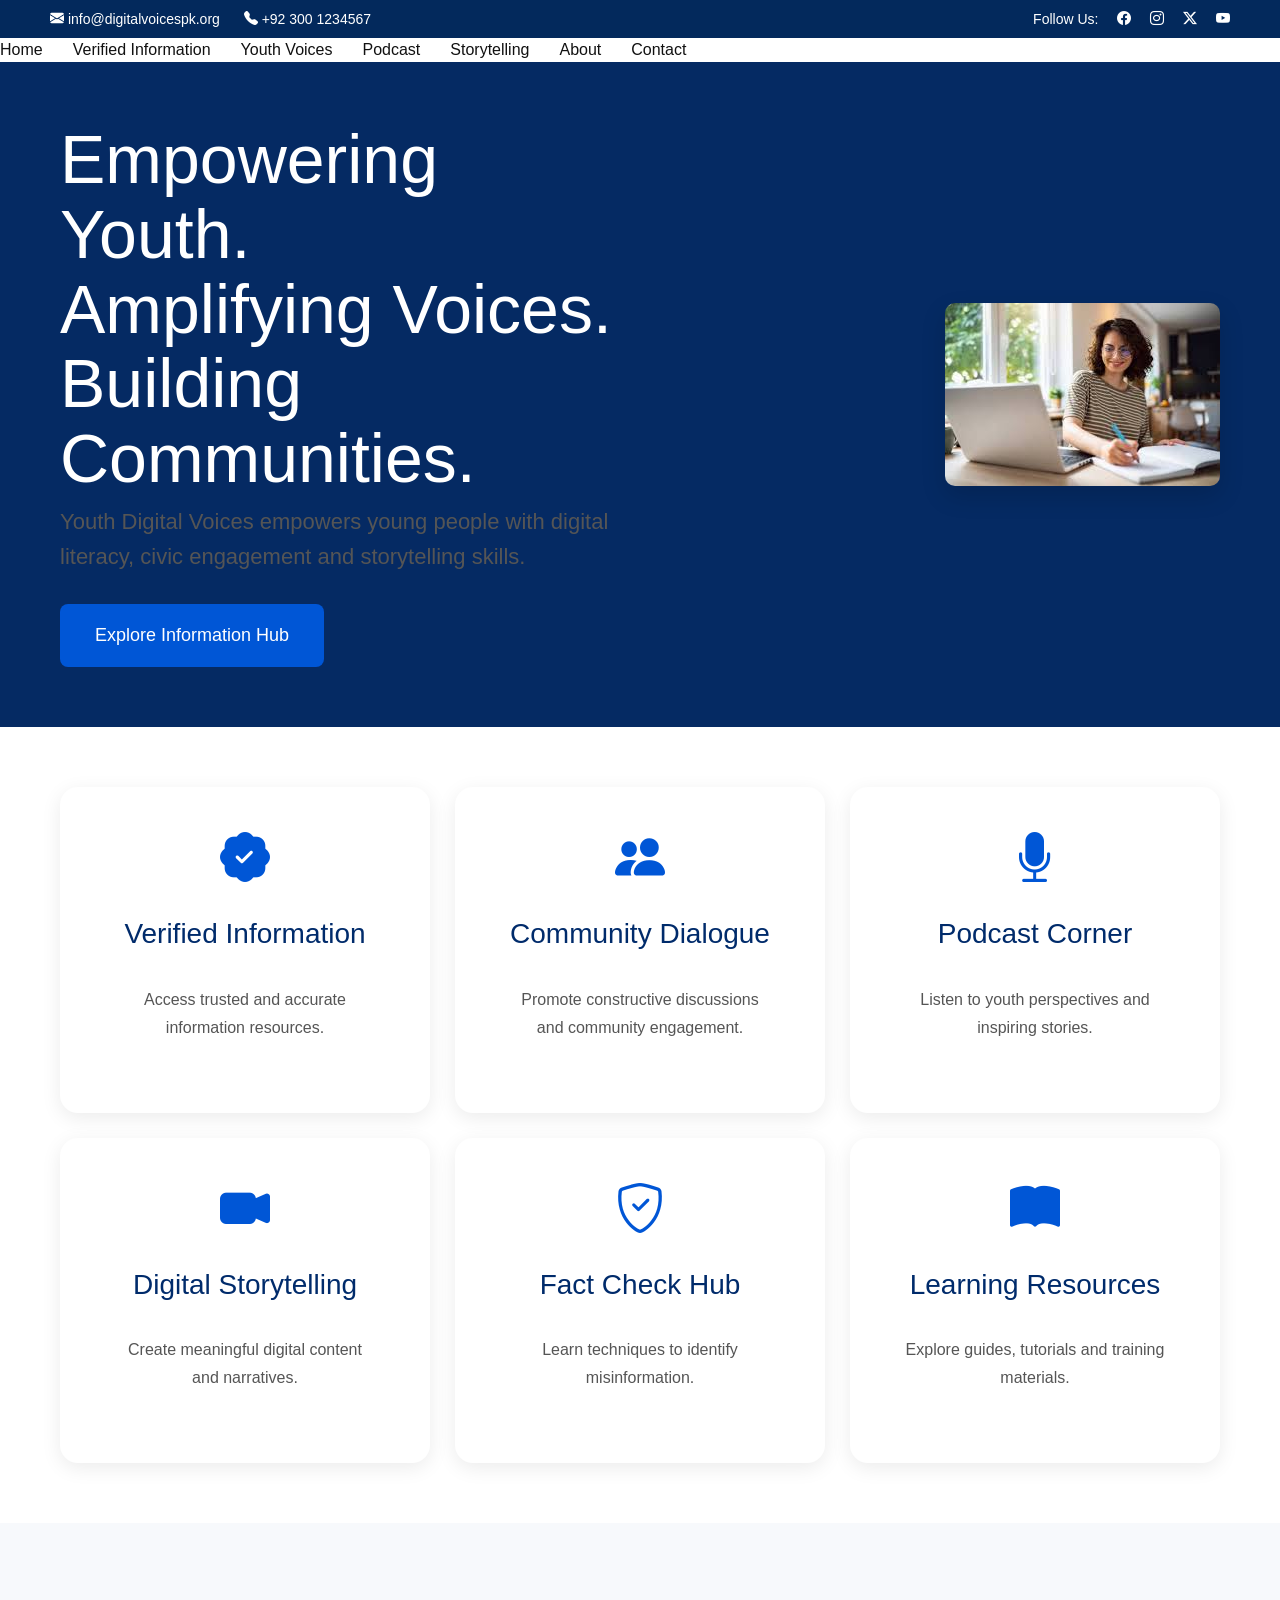
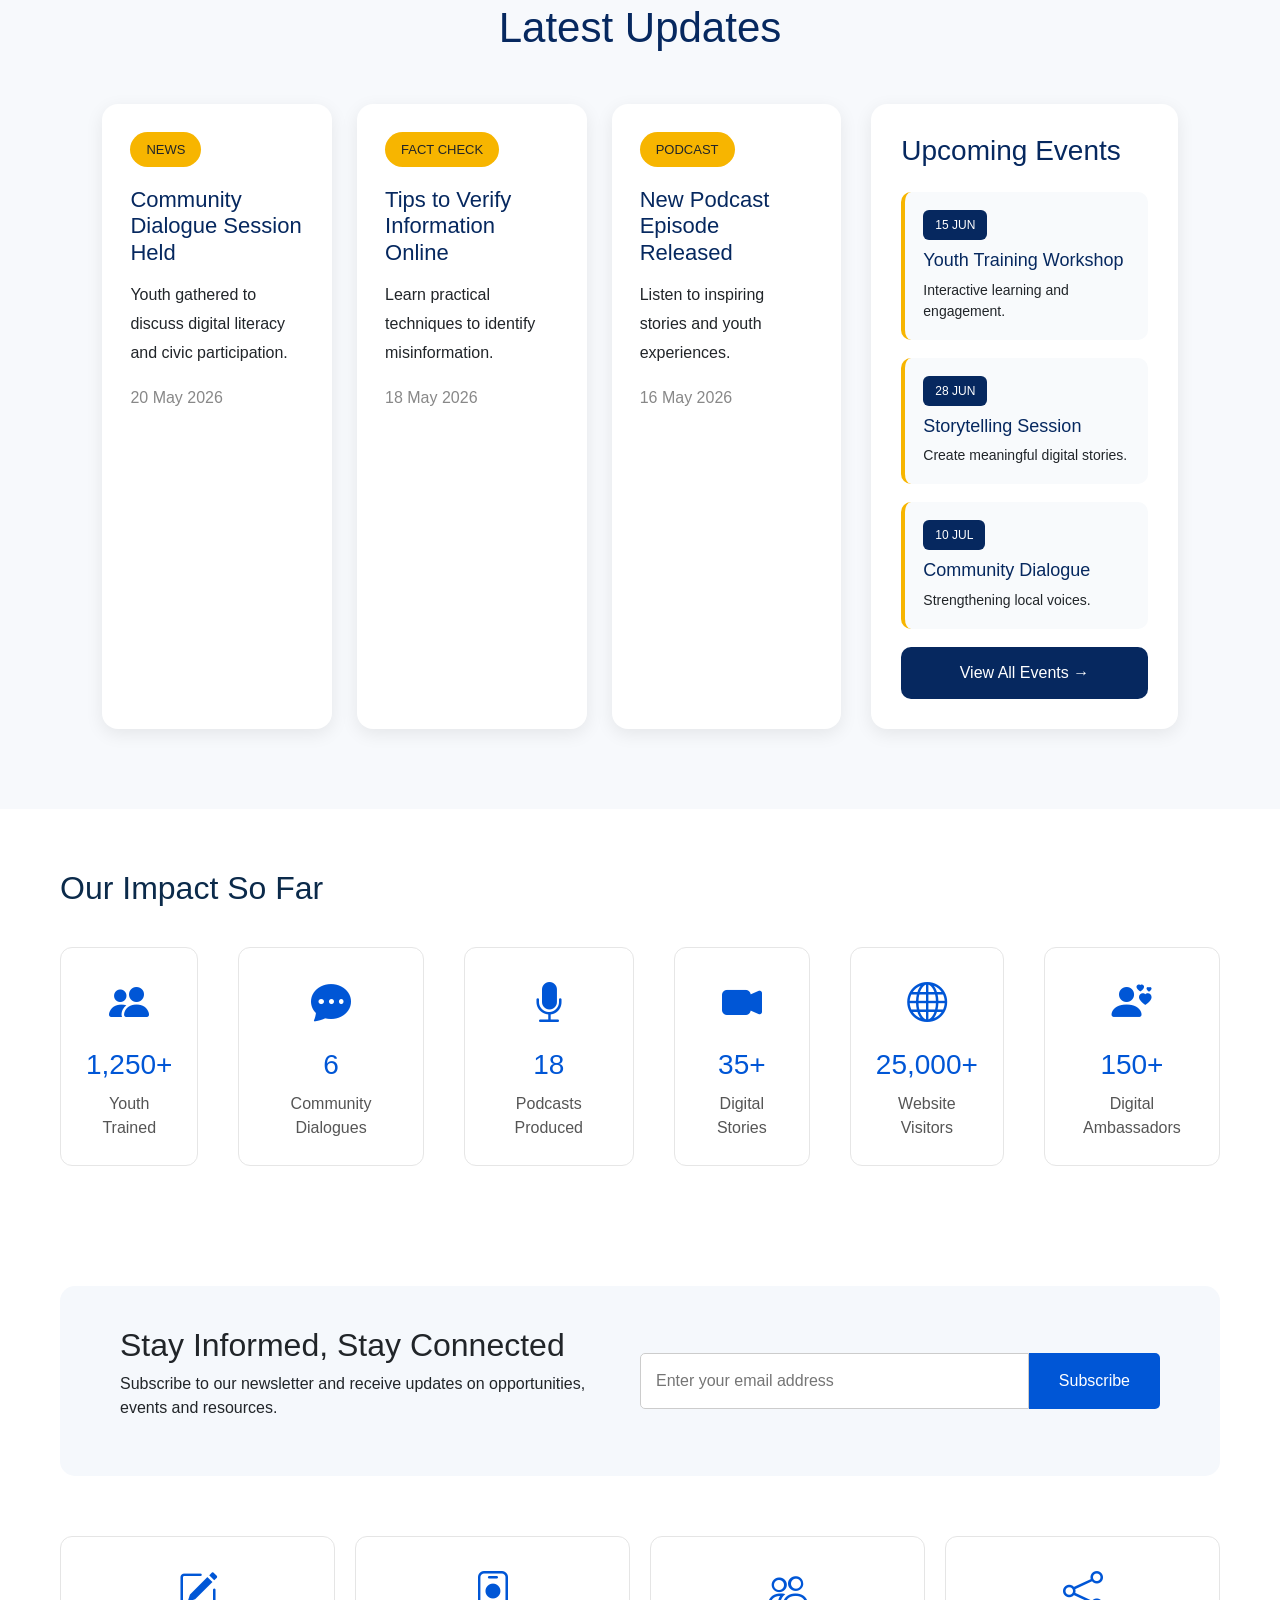
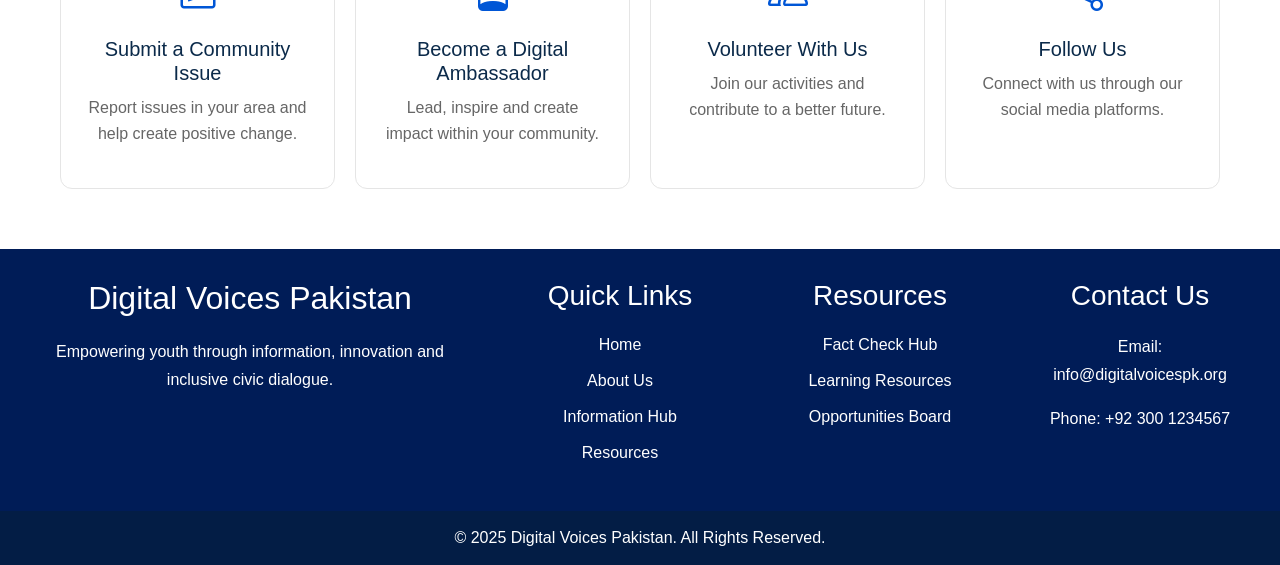
<file: index.html>
<!DOCTYPE html>
<html lang="en">

<head>
    <meta charset="UTF-8">
    <meta name="viewport" content="width=device-width, initial-scale=1.0">

    <title>Youth Digital Voices</title>

    <!-- Bootstrap -->
    <link href="https://cdn.jsdelivr.net/npm/bootstrap@5.3.3/dist/css/bootstrap.min.css" rel="stylesheet">

    <!-- Our CSS -->
    <link rel="stylesheet" href="css/style.css">
    <link rel="stylesheet" href="https://cdn.jsdelivr.net/npm/bootstrap-icons@1.11.3/font/bootstrap-icons.min.css">
</head>

<body>

    

    <header>

    <div class="top-bar">

        <div class="top-left">

            <i class="bi bi-envelope-fill"></i>
            info@digitalvoicespk.org

            <span class="phone">
                <i class="bi bi-telephone-fill"></i>
                +92 300 1234567
            </span>

        </div>

        <div class="top-right">

            Follow Us:

            <i class="bi bi-facebook"></i>
            <i class="bi bi-instagram"></i>
            <i class="bi bi-twitter-x"></i>
            <i class="bi bi-youtube"></i>

        </div>

    </div>

    <nav class="menu">

<a href="index.html">

Home

</a>

<a href="verified-information.html">

Verified Information

</a>

<a href="youth-voice.html">

Youth Voices

</a>

<a href="podcast.html">

Podcast

</a>

<a href="storytelling-gallery.html">

Storytelling

</a>

<a href="about.html">

About

</a>

<a href="contact.html">

Contact

</a>

</nav>

</header>
<section class="hero">

    <div class="hero-left">

        <h1>
            Empowering Youth.<br>
            Amplifying Voices.<br>
            Building Communities.
        </h1>

        <p>
            Youth Digital Voices empowers young people with
            digital literacy, civic engagement and storytelling skills.
        </p>

        <button class="hero-btn">
            Explore Information Hub
        </button>

    </div>

    <div class="hero-right">

        <img src="images/hero.jpg" alt="Hero Image">

    </div>

</section>
<section class="features">

    <div class="feature-box">
        <i class="bi bi-patch-check-fill feature-icon"></i>
        <h3>Verified Information</h3>
        <p>Access trusted and accurate information resources.</p>
    </div>

    <div class="feature-box">
        <i class="bi bi-people-fill feature-icon"></i>
        <h3>Community Dialogue</h3>
        <p>Promote constructive discussions and community engagement.</p>
    </div>

    <div class="feature-box">
        <i class="bi bi-mic-fill feature-icon"></i>
        <h3>Podcast Corner</h3>
        <p>Listen to youth perspectives and inspiring stories.</p>
    </div>

    <div class="feature-box">
        <i class="bi bi-camera-video-fill feature-icon"></i>
        <h3>Digital Storytelling</h3>
        <p>Create meaningful digital content and narratives.</p>
    </div>

    <div class="feature-box">
        <i class="bi bi-shield-check feature-icon"></i>
        <h3>Fact Check Hub</h3>
        <p>Learn techniques to identify misinformation.</p>
    </div>

    <div class="feature-box">
        <i class="bi bi-book-fill feature-icon"></i>
        <h3>Learning Resources</h3>
        <p>Explore guides, tutorials and training materials.</p>
    </div>

</section>
<section class="latest-updates">

<h2 class="section-heading">

Latest Updates

</h2>


<div class="updates-layout">


<!-- LEFT -->

<div class="updates-grid">


<div class="update-card">

<div class="update-tag">

NEWS

</div>

<h3>

Community Dialogue Session Held

</h3>

<p>

Youth gathered to discuss digital literacy and civic participation.

</p>

<span>

20 May 2026

</span>

</div>



<div class="update-card">

<div class="update-tag">

FACT CHECK

</div>

<h3>

Tips to Verify Information Online

</h3>

<p>

Learn practical techniques to identify misinformation.

</p>

<span>

18 May 2026

</span>

</div>



<div class="update-card">

<div class="update-tag">

PODCAST

</div>

<h3>

New Podcast Episode Released

</h3>

<p>

Listen to inspiring stories and youth experiences.

</p>

<span>

16 May 2026

</span>

</div>


</div>



<!-- RIGHT -->

<div class="events-panel">

<h3>

Upcoming Events

</h3>


<div class="event-card">

<span>15 JUN</span>

<h4>

Youth Training Workshop

</h4>

<p>

Interactive learning and engagement.

</p>

</div>



<div class="event-card">

<span>28 JUN</span>

<h4>

Storytelling Session

</h4>

<p>

Create meaningful digital stories.

</p>

</div>



<div class="event-card">

<span>10 JUL</span>

<h4>

Community Dialogue

</h4>

<p>

Strengthening local voices.

</p>

</div>


<a
href="opportunities.html"
class="event-btn">

View All Events →

</a>

</div>


</div>

</section>
<section class="impact-section">

    <div class="impact-heading">

        <h2>Our Impact So Far</h2>

    </div>

    <div class="impact-container">

        <div class="impact-card">

            <i class="bi bi-people-fill impact-icon"></i>

            <h3>1,250+</h3>

            <p>Youth Trained</p>

        </div>

        <div class="impact-card">

            <i class="bi bi-chat-dots-fill impact-icon"></i>

            <h3>6</h3>

            <p>Community Dialogues</p>

        </div>

        <div class="impact-card">

            <i class="bi bi-mic-fill impact-icon"></i>

            <h3>18</h3>

            <p>Podcasts Produced</p>

        </div>

        <div class="impact-card">

            <i class="bi bi-camera-video-fill impact-icon"></i>

            <h3>35+</h3>

            <p>Digital Stories</p>

        </div>

        <div class="impact-card">

            <i class="bi bi-globe impact-icon"></i>

            <h3>25,000+</h3>

            <p>Website Visitors</p>

        </div>

        <div class="impact-card">

            <i class="bi bi-person-hearts impact-icon"></i>

            <h3>150+</h3>

            <p>Digital Ambassadors</p>

        </div>

    </div>

</section>
<section class="newsletter">

    <div class="newsletter-left">

        <h2>Stay Informed, Stay Connected</h2>

        <p>
            Subscribe to our newsletter and receive
            updates on opportunities, events and resources.
        </p>

    </div>

    <div class="newsletter-right">

        <input type="email"
               placeholder="Enter your email address">

        <button>
            Subscribe
        </button>

    </div>

</section>
<section class="action-section">

    <div class="action-card">

        <i class="bi bi-pencil-square action-icon"></i>

        <h3>Submit a Community Issue</h3>

        <p>
            Report issues in your area and help create
            positive change.
        </p>

    </div>

    <div class="action-card">

        <i class="bi bi-person-badge action-icon"></i>

        <h3>Become a Digital Ambassador</h3>

        <p>
            Lead, inspire and create impact within your community.
        </p>

    </div>

    <div class="action-card">

        <i class="bi bi-people action-icon"></i>

        <h3>Volunteer With Us</h3>

        <p>
            Join our activities and contribute to a better future.
        </p>

    </div>

    <div class="action-card">

        <i class="bi bi-share action-icon"></i>

        <h3>Follow Us</h3>

        <p>
            Connect with us through our social media platforms.
        </p>

    </div>

</section>
<footer class="footer">

    <div class="footer-column">

        <h2>Digital Voices Pakistan</h2>

        <p>
            Empowering youth through information,
            innovation and inclusive civic dialogue.
        </p>

    </div>

    <div class="footer-column">

        <h3>Quick Links</h3>

        <ul>
            <li>Home</li>
            <li>About Us</li>
            <li>Information Hub</li>
            <li>Resources</li>
        </ul>

    </div>

    <div class="footer-column">

        <h3>Resources</h3>

        <ul>
            <li>Fact Check Hub</li>
            <li>Learning Resources</li>
            <li>Opportunities Board</li>
        </ul>

    </div>

    <div class="footer-column">

        <h3>Contact Us</h3>

        <p>Email: info@digitalvoicespk.org</p>

        <p>Phone: +92 300 1234567</p>

    </div>

</footer>

<div class="copyright">

    © 2025 Digital Voices Pakistan. All Rights Reserved.

</div>
</body>

</html>
</file>
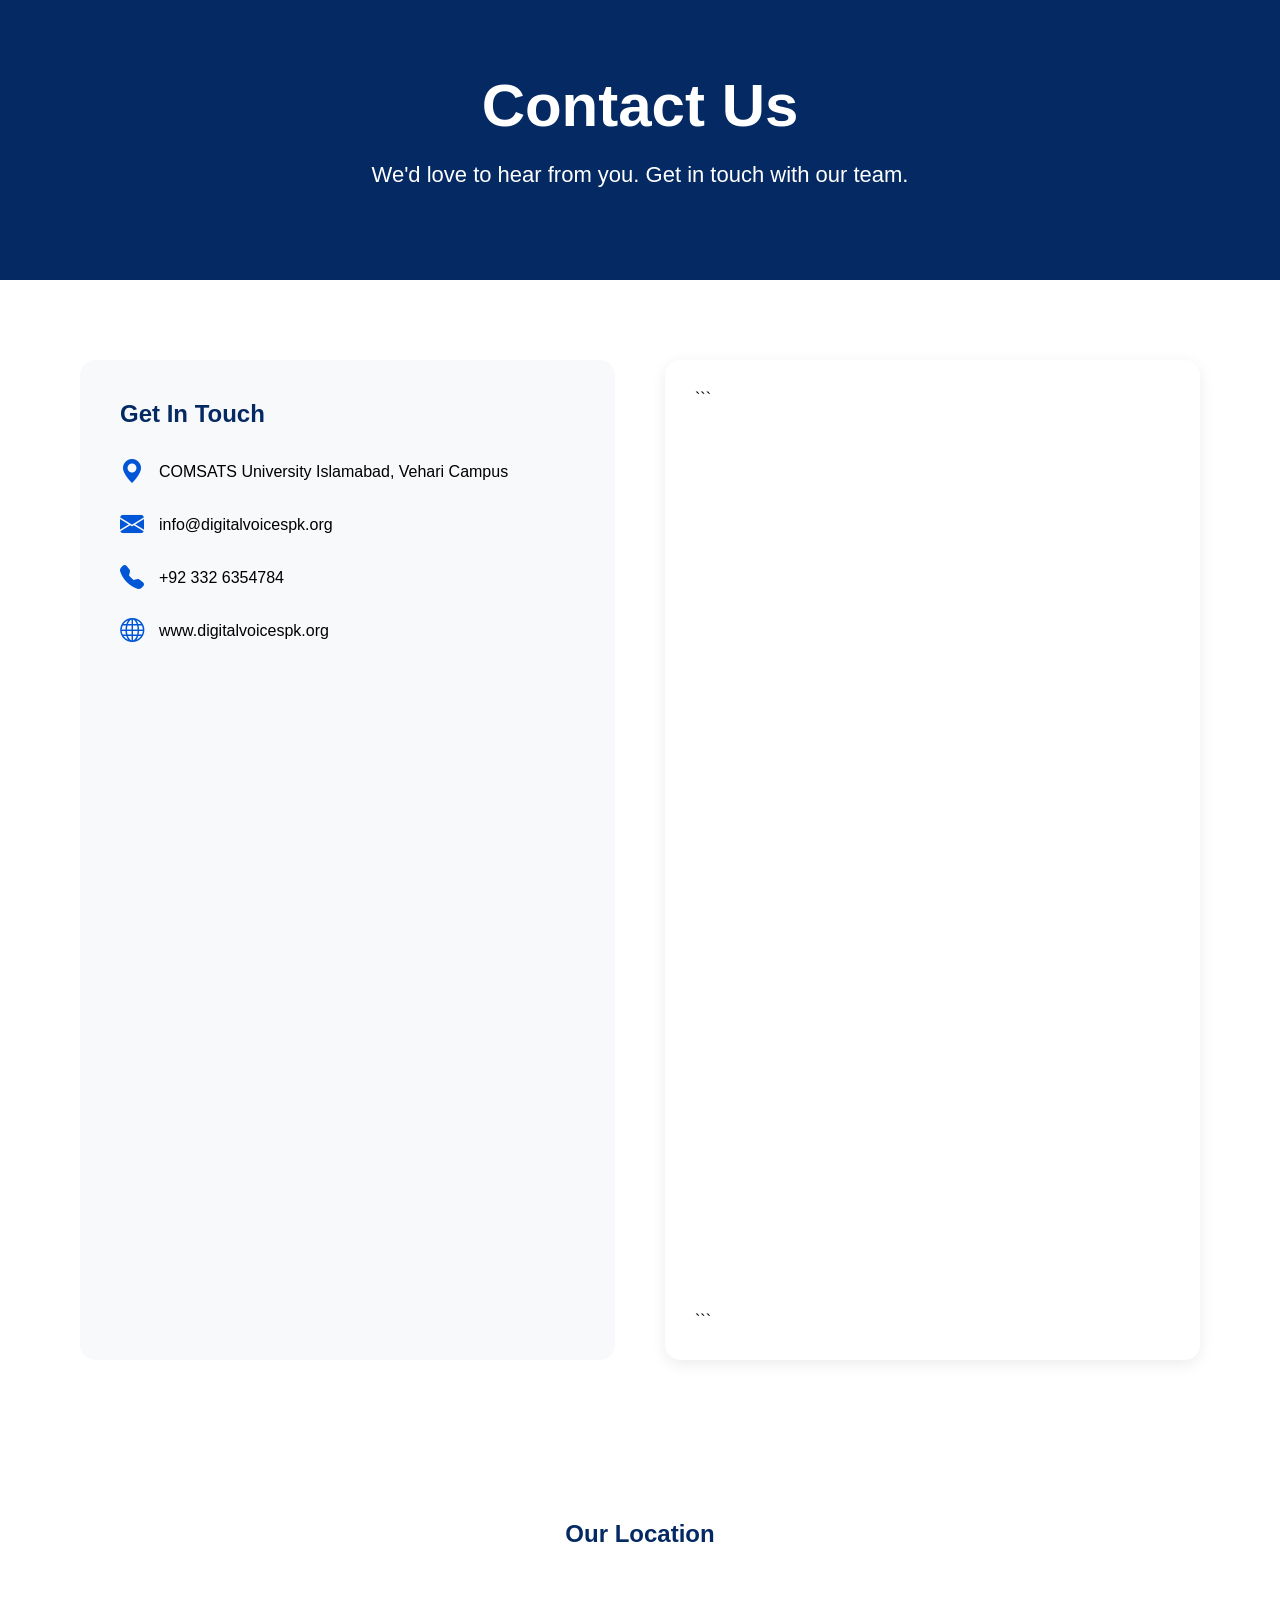
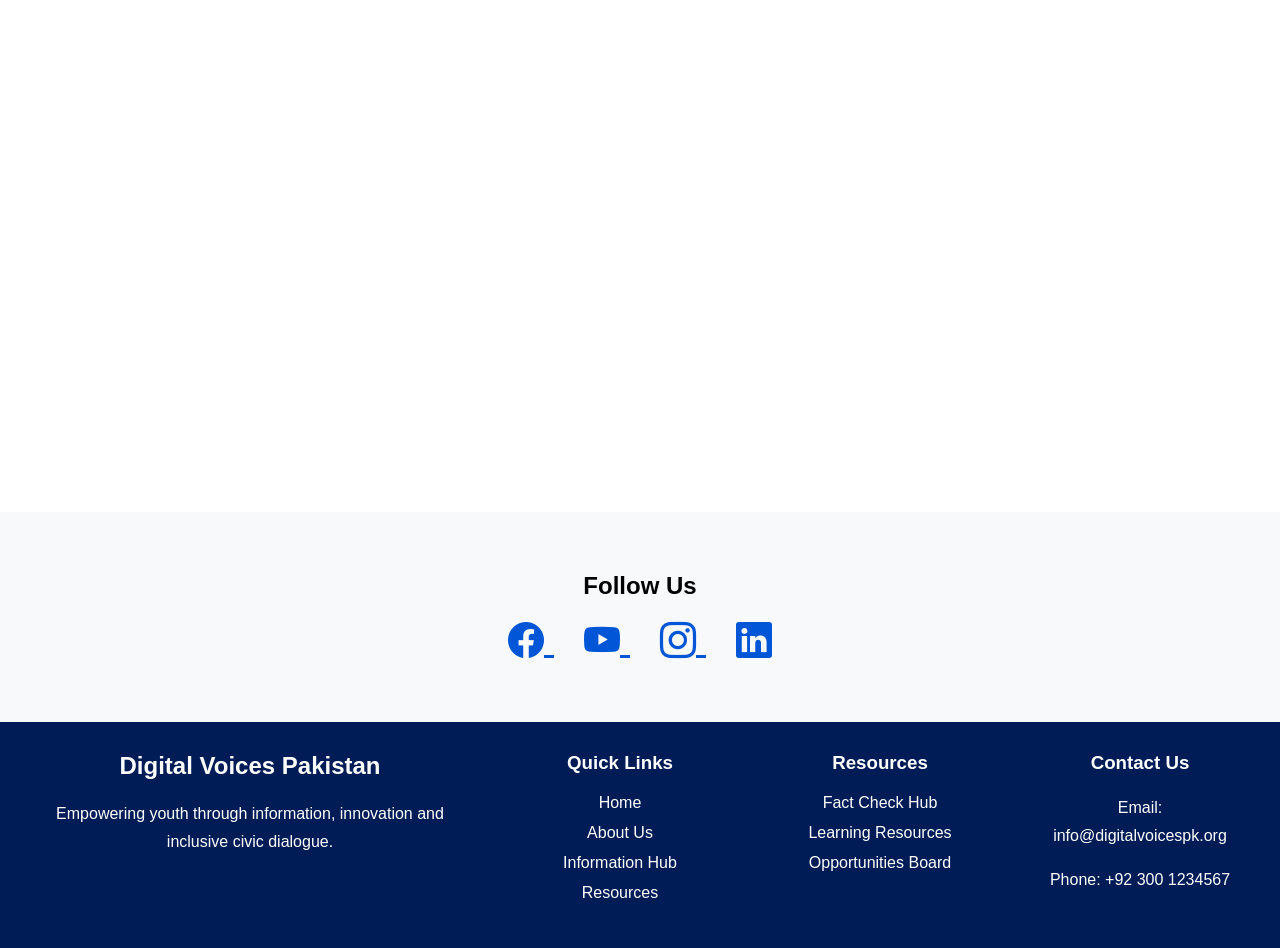
<file: contact.html>
<!DOCTYPE html>
<html lang="en">

<head>

    <meta charset="UTF-8">

    <meta name="viewport"
          content="width=device-width, initial-scale=1.0">

    <title>Contact Us</title>

    <link rel="stylesheet"
          href="css/style.css">

    <link rel="stylesheet"
          href="https://cdn.jsdelivr.net/npm/bootstrap-icons@1.11.3/font/bootstrap-icons.min.css">

</head>

<body>

    <section class="contact-hero">

    <div class="contact-overlay">

        <h1>Contact Us</h1>

        <p>

            We'd love to hear from you.
            Get in touch with our team.

        </p>

    </div>

</section><!-- Copy Header From Homepage -->
<section class="contact-section">

    <div class="contact-info">

        <h2>Get In Touch</h2>

        <div class="info-item">

            <i class="bi bi-geo-alt-fill"></i>

            <span>
                COMSATS University Islamabad,
                Vehari Campus
            </span>

        </div>

        <div class="info-item">

            <i class="bi bi-envelope-fill"></i>

            <span>
                info@digitalvoicespk.org
            </span>

        </div>

        <div class="info-item">

            <i class="bi bi-telephone-fill"></i>

            <span>
                +92 332 6354784
            </span>

        </div>

        <div class="info-item">

            <i class="bi bi-globe"></i>

            <span>
                www.digitalvoicespk.org
            </span>

        </div>

    </div>

    <div class="contact-form">

```


<iframe
```

src="https://docs.google.com/forms/d/e/1FAIpQLScyXO-gV1-bpW-EduXTSwXCcwTntuGYCTVevyAWm-4NuqllUg/viewform?embedded=true"

```
    width="100%"

    height="900"

    frameborder="0"

    marginheight="0"

    marginwidth="0">

    Loading…

</iframe>
```

</div>


</section>
<section class="map-section">

    <h2>Our Location</h2>

    <iframe
        src="https://www.google.com/maps?q=COMSATS%20University%20Islamabad%20Vehari%20Campus&output=embed">

    </iframe>

</section>
<section class="social-section">

    <h2>Follow Us</h2>

    <div class="social-icons">

        <a href="#">
            <i class="bi bi-facebook"></i>
        </a>

        <a href="#">
            <i class="bi bi-youtube"></i>
        </a>

        <a href="#">
            <i class="bi bi-instagram"></i>
        </a>

        <a href="#">
            <i class="bi bi-linkedin"></i>
        </a>

    </div>

</section>
</section>
<footer class="footer">

    <div class="footer-column">

        <h2>Digital Voices Pakistan</h2>

        <p>
            Empowering youth through information,
            innovation and inclusive civic dialogue.
        </p>

    </div>

    <div class="footer-column">

        <h3>Quick Links</h3>

        <ul>
            <li>Home</li>
            <li>About Us</li>
            <li>Information Hub</li>
            <li>Resources</li>
        </ul>

    </div>

    <div class="footer-column">

        <h3>Resources</h3>

        <ul>
            <li>Fact Check Hub</li>
            <li>Learning Resources</li>
            <li>Opportunities Board</li>
        </ul>

    </div>

    <div class="footer-column">

        <h3>Contact Us</h3>

        <p>Email: info@digitalvoicespk.org</p>

        <p>Phone: +92 300 1234567</p>

    </div>

</footer>


</body>

</html>
</file>
<file: css/style.css>
/* Remove default spacing */
body{
    margin:0;
    font-family:Arial, Helvetica, sans-serif;
    background:white;
}
body{
    margin:0;
    font-family:Arial, Helvetica, sans-serif;
}
/* Header */

.top-bar{

    background:#03295c;

    color:white;

    height:38px;

    display:flex;

    justify-content:space-between;

    align-items:center;

    padding:0 50px;

    font-size:14px;
}

.phone{

    margin-left:20px;
}

.top-right i{

    margin-left:15px;

    cursor:pointer;
}

/* Navigation */

.navbar{

    background:white;

    height:85px;

    display:flex;

    align-items:center;

    justify-content:space-between;

    padding:0 50px;

    border-bottom:1px solid #f0f0f0;
}

.logo img{

    height:70px;

    display:block;
}

.menu{

    list-style:none;

    display:flex;

    align-items:center;

    gap:30px;

    margin:0;

    padding:0;
}

.menu a{

    text-decoration:none;

    color:#111;

    font-size:16px;

    font-weight:500;

    transition:0.3s;
}

.menu a:hover{

    color:#0056d6;
}
.btn-involve{

    background:#0056d6;

    color:white;

    text-decoration:none;

    padding:12px 22px;

    border-radius:8px;

    font-weight:600;
}
.hero{

    display:flex;

    justify-content:space-between;

    align-items:center;

    padding:60px;

    background:#052a63;
}

.hero-left{

    width:50%;
}

.hero-left h1{

    font-size:68px;

    line-height:1.1;

    color:white;
}

.hero-left p{

    font-size:22px;

    line-height:35px;

    color:#555;

    margin-bottom:30px;
}

.hero-btn{

     padding:18px 35px;

    background:#0056d6;

    color:white;

    border:none;

    border-radius:8px;

    font-size:18px;

    cursor:pointer;
}

.hero-right img{

    width:100%;

    border-radius:25px;

    box-shadow:0 10px 25px rgba(0,0,0,0.15);
}

.hero-right img{

    width:100%;

    border-radius:10px;
}
/* Features Section */

.features{

    display:grid;

    grid-template-columns:repeat(3,1fr);

    gap:25px;

    padding:60px;

    background:white;
}

.feature-box{

    background:#ffffff;

    padding:30px;

    border-radius:12px;

    box-shadow:0 2px 10px rgba(0,0,0,0.1);

    text-align:center;
}

.feature-box h3{

    color:#002b6b;

    margin-bottom:15px;
}

.feature-box p{

    color:#555;

    line-height:28px;
}
.feature-icon{

    font-size:50px;

    color:#0056d6;

    margin-bottom:20px;

    display:block;
}
.feature-box{

    background:white;

    padding:35px;

    border-radius:15px;

    text-align:center;

    box-shadow:0 4px 15px rgba(0,0,0,0.08);

    transition:0.3s;
}
.feature-box:hover{

    transform:translateY(-5px);

    box-shadow:0 10px 25px rgba(0,0,0,0.15);
}
/* Updates Section */

.updates-section{

    display:flex;

    gap:30px;

    padding:60px;

    background:#f8f9fb;
}



/* Opportunities Board */

.opportunities{

    background:white;

    border-radius:15px;

    overflow:hidden;

    box-shadow:0 4px 15px rgba(0,0,0,0.08);

    height:fit-content;
}
.opportunity-header{

    background:#052a63;

    color:white;

    padding:20px;
}

.opportunity-header h2{

    margin:0;

    font-size:24px;
}
.opportunity-item{

    padding:20px;

    border-bottom:1px solid #eeeeee;

    transition:0.3s;
}

.opportunity-item:hover{

    background:#f8f9fc;
}
.opportunity-tag{

    display:inline-block;

    padding:5px 10px;

    border-radius:20px;

    font-size:11px;

    font-weight:600;

    margin-bottom:10px;
}
.scholarship{

    background:#e3f2fd;

    color:#1565c0;
}
.internship{

    background:#e8f5e9;

    color:#2e7d32;
}
.exchange{

    background:#fff3e0;

    color:#ef6c00;
}
.challenge{

    background:#f3e5f5;

    color:#7b1fa2;
}
.opportunity-item h4{

    margin:8px 0;

    font-size:18px;

    color:#0b2a4a;
}

.opportunity-item p{

    color:#666;

    margin:0;

    font-size:14px;
}
.view-all-btn{

    display:block;

    text-align:center;

    padding:18px;

    background:#f5f8fc;

    text-decoration:none;

    color:#0056d6;

    font-weight:600;
}

.view-all-btn:hover{

    background:#e8eef8;
}
.news-container{

    display:flex;

    gap:20px;
}

.news-card{

    background:white;

    border-radius:12px;

    overflow:hidden;

    box-shadow:0 3px 10px rgba(0,0,0,0.08);

    width:33%;
}

.news-card img{

    width:100%;

    height:200px;

    object-fit:cover;
}

.news-card h3{

    padding:10px;

    font-size:20px;
}

.news-card p{

    padding:0 10px 15px;

    color:#666;
}

.badge{

    background:#0056d6;

    color:white;

    padding:5px 10px;

    margin:10px;

    display:inline-block;

    border-radius:5px;

    font-size:12px;
}

.fact{

    background:#28a745;
}

.podcast{

    background:#6f42c1;
}

.opportunities ul{

    list-style:none;

    padding:0;
}

.opportunities li{

    padding:15px 0;

    border-bottom:1px solid #ddd;
}
/* Impact Section */

.impact-section{

    padding:60px;

    background:white;
}

.impact-heading h2{

    color:#0b2a4a;

    margin-bottom:30px;
}

.impact-container{

    display:grid;

    grid-template-columns:repeat(6,1fr);

    gap:20px;
}

.impact-card{

    background:white;

    border:1px solid #e6e6e6;

    border-radius:12px;

    padding:25px;

    text-align:center;

    transition:0.3s;
}

.impact-card:hover{

    transform:translateY(-5px);

    box-shadow:0 5px 15px rgba(0,0,0,0.1);
}

.impact-icon{

    font-size:40px;

    color:#0056d6;

    display:block;

    margin-bottom:15px;
}

.impact-card h3{

    color:#0056d6;

    margin-bottom:10px;
}

.impact-card p{

    color:#555;

    margin:0;
}
/* Newsletter Section */

.newsletter{

    background:#f5f8fc;

    padding:40px 60px;

    display:flex;

    justify-content:space-between;

    align-items:center;

    border-radius:15px;

    margin:60px;
}

.newsletter-left{

    width:45%;
}

.newsletter-right{

    width:50%;

    display:flex;
}

.newsletter-right input{

    flex:1;

    padding:15px;

    border:1px solid #ccc;

    border-radius:5px 0 0 5px;
}

.newsletter-right button{

    padding:15px 30px;

    background:#0056d6;

    color:white;

    border:none;

    border-radius:0 5px 5px 0;

    cursor:pointer;
}
/* Action Cards Section */

.action-section{

    display:grid;

    grid-template-columns:repeat(4,1fr);

    gap:20px;

    padding:0 60px 60px 60px;
}

.action-card{

    background:white;

    padding:25px;

    border-radius:12px;

    text-align:center;

    border:1px solid #e5e5e5;

    transition:0.3s;
}

.action-card:hover{

    transform:translateY(-5px);

    box-shadow:0 5px 15px rgba(0,0,0,0.1);
}

.action-icon{

    font-size:40px;

    color:#0056d6;

    display:block;

    margin-bottom:15px;
}

.action-card h3{

    font-size:20px;

    color:#0b2a4a;

    margin-bottom:10px;
}

.action-card p{

    color:#666;

    line-height:26px;
}
/* Footer */

.footer{

    background:#052a63;

    color:white;

    padding:60px;

    display:grid;

    grid-template-columns:2fr 1fr 1fr 1fr;

    gap:40px;
}

.footer h2,
.footer h3{

    margin-bottom:20px;
}

.footer p{

    line-height:28px;
}

.footer ul{

    list-style:none;

    padding:0;
}

.footer li{

    margin-bottom:12px;
}

.copyright{

    background:#031d45;

    color:white;

    text-align:center;

    padding:15px;
}
.dropdown i{

    font-size:12px;

    margin-left:5px;
}
.active-menu{

    color:#0056d6 !important;

    position:relative;
}

.active-menu::after{

    content:"";

    position:absolute;

    left:0;

    bottom:-12px;

    width:100%;

    height:3px;

    background:#0056d6;

    border-radius:3px;
}
header{

    position:sticky;

    top:0;

    z-index:999;

    background:white;
}
.container{

    width:90%;

    max-width:1400px;

    margin:auto;
}
/* ===================================
   RESPONSIVE DESIGN
=================================== */

@media (max-width:992px){

    .hero{

        flex-direction:column;

        text-align:center;
    }

    .hero-left,
    .hero-right{

        width:100%;
    }

    .hero-right{

        margin-top:30px;
    }

    .features{

        grid-template-columns:repeat(2,1fr);
    }

    .news-container{

        flex-direction:column;
    }

    .news-card{

        width:100%;
    }

    .impact-container{

        grid-template-columns:repeat(3,1fr);
    }

    .action-section{

        grid-template-columns:repeat(2,1fr);
    }

    .footer{

        grid-template-columns:1fr 1fr;
    }
}
@media (max-width:768px){

    .top-bar{

        flex-direction:column;

        height:auto;

        padding:10px;
    }

    .navbar{

        flex-direction:column;

        height:auto;

        padding:20px;
    }

    .menu{

        flex-direction:column;

        gap:15px;

        margin-top:20px;
    }

    .btn-involve{

        margin-top:20px;
    }

    .hero{

        padding:30px;
    }

    .hero-left h1{

        font-size:42px;
    }

    .hero-left p{

        font-size:18px;
    }

    .features{

        grid-template-columns:1fr;
    }

    .updates-section{

        flex-direction:column;
    }

    .latest-updates,
    .opportunities{

        width:100%;
    }

    .impact-container{

        grid-template-columns:1fr 1fr;
    }

    .newsletter{

        flex-direction:column;
    }

    .newsletter-left,
    .newsletter-right{

        width:100%;
    }

    .newsletter-right{

        margin-top:20px;
    }

    .action-section{

        grid-template-columns:1fr;
    }

    .footer{

        grid-template-columns:1fr;
    }
}
html{

    scroll-behavior:smooth;
}
section{

    overflow:hidden;
}
h1,h2,h3{

    margin-top:0;
}
/* ==========================
   ABOUT HERO
========================== */

.about-hero{

    height:350px;

    background:url("../images/about-banner.jpg");

    background-size:cover;

    background-position:center;

    display:flex;

    justify-content:center;

    align-items:center;
}

.about-overlay{

    text-align:center;

    color:white;

    background:rgba(0,0,0,0.45);

    width:100%;

    height:100%;

    display:flex;

    flex-direction:column;

    justify-content:center;
}

.about-overlay h1{

    font-size:60px;

    margin-bottom:15px;
}

.about-overlay p{

    font-size:22px;
}
/* ==========================
   ABOUT PROJECT
========================== */

.about-project{

    display:flex;

    gap:50px;

    padding:80px;

    align-items:center;
}

.about-left{

    width:45%;
}

.about-left img{

    width:100%;

    border-radius:20px;
}

.about-right{

    width:55%;
}

.about-right h2{

    color:#052a63;

    margin-bottom:20px;
}

.about-right p{

    line-height:32px;

    color:#555;
}
/* ==========================
   VISION MISSION
========================== */

.vision-mission{

    display:grid;

    grid-template-columns:1fr 1fr;

    gap:30px;

    padding:0 80px 80px;
}

.vision-box,
.mission-box{

    background:white;

    padding:40px;

    border-radius:15px;

    text-align:center;

    box-shadow:0 5px 15px rgba(0,0,0,0.08);
}

.vision-box i,
.mission-box i{

    font-size:50px;

    color:#0056d6;
}
.objectives{

    padding:80px;

    background:#f8f9fb;
}

.objectives h2{

    text-align:center;

    color:#052a63;

    margin-bottom:40px;
}

.objective-list{

    display:grid;

    grid-template-columns:1fr 1fr 1fr;

    gap:25px;
}

.objective-list div{

    background:white;

    padding:25px;

    border-radius:10px;

    box-shadow:0 3px 10px rgba(0,0,0,0.08);
}
/* ==========================
   PROJECT PARTNERS
========================== */

.partners-section{

    padding:80px;

    background:white;

    text-align:center;
}

.section-title h2{

    color:#052a63;

    margin-bottom:15px;
}

.section-title p{

    color:#666;

    max-width:700px;

    margin:auto;

    margin-bottom:50px;

    line-height:30px;
}
/* ==========================
   PROJECT PARTNERS
========================== */

/* =====================================
   PARTNERS SECTION
===================================== */

/* =====================================
   PARTNERS SECTION
===================================== */

.partners-section{

    padding:80px 60px;

    text-align:center;

    background:#f8f9fb;
}

.section-title h2{

    color:#052a63;

    margin-bottom:15px;
}

.section-title p{

    color:#666;

    max-width:700px;

    margin:0 auto 40px;
}

.partners-container{

    display:grid;

    grid-template-columns:repeat(4,1fr);

    gap:30px;
}

.partner-card{

    background:white;

    padding:20px;

    border-radius:12px;

    box-shadow:0 4px 10px rgba(0,0,0,0.08);
}

.partner-card img{

    width:100%;

    max-width:180px;

    height:100px;

    object-fit:contain;

    display:block;

    margin:auto;
}

@media (max-width:576px){

    .partners-container{

        grid-template-columns:1fr;
    }

}
/* ==========================
   INFORMATION HUB HERO
========================== */

.hub-hero{

    background:#052a63;

    min-height:300px;

    display:flex;

    justify-content:center;

    align-items:center;

    text-align:center;
}

.hub-overlay{

    color:white;

    max-width:900px;

    padding:40px;
}

.hub-overlay h1{

    font-size:60px;

    margin-bottom:20px;
}

.hub-overlay p{

    font-size:24px;

    line-height:1.6;
}
.search-section{

    padding:60px;

    text-align:center;
}

.search-box{

    display:flex;

    justify-content:center;

    margin-top:20px;
}

.search-box input{

    width:500px;

    padding:15px;

    border:1px solid #ddd;

    border-radius:8px 0 0 8px;
}

.search-box button{

    background:#0056d6;

    color:white;

    border:none;

    padding:15px 30px;

    border-radius:0 8px 8px 0;
}
.resource-categories{

    padding:80px;

    background:#f8f9fb;
}

.resource-categories h2{

    text-align:center;

    margin-bottom:40px;
}

.category-grid{

    display:grid;

    grid-template-columns:repeat(3,1fr);

    gap:25px;
}

.category-card{

    background:white;

    padding:40px;

    border-radius:20px;

    text-align:center;

    box-shadow:0 8px 20px rgba(0,0,0,0.08);

    transition:0.3s;
}

.category-card:hover{

    transform:translateY(-8px);
}

.category-card i{

    font-size:55px;

    color:#0056d6;

    margin-bottom:20px;

    display:block;
}
.featured-resources{

    padding:80px;
}

.resource-grid{

    display:grid;

    grid-template-columns:repeat(3,1fr);

    gap:25px;
}

.resource-card{

    background:white;

    border-radius:15px;

    overflow:hidden;

    box-shadow:0 4px 15px rgba(0,0,0,0.08);
}

.resource-card img{

    width:100%;

    height:220px;

    object-fit:cover;
}

.resource-card h3{

    padding:20px 20px 10px;
}

.resource-card p{

    padding:0 20px 20px;
}
.featured-banner{

    display:flex;

    align-items:center;

    justify-content:space-between;

    padding:80px;

    background:#f8f9fb;
}

.featured-content{

    width:50%;
}

.featured-image{

    width:45%;
}

.featured-image img{

    width:100%;

    border-radius:20px;
}

.featured-tag{

    background:#0056d6;

    color:white;

    padding:8px 15px;

    border-radius:20px;

    font-size:12px;
}

.featured-content h2{

    font-size:42px;

    color:#052a63;

    margin-top:20px;
}

.resource-btn{

    display:inline-block;

    background:#0056d6;

    color:white;

    padding:14px 25px;

    text-decoration:none;

    border-radius:8px;

    margin-top:20px;
}
.hub-stats{

    background:#052a63;

    color:white;

    display:grid;

    grid-template-columns:repeat(4,1fr);

    text-align:center;

    padding:60px;
}

.stat-box h2{

    font-size:48px;

    margin-bottom:10px;
}
/* =====================================
   TEAM SECTION
===================================== */

.team-section{

    padding:80px 60px;

    background:white;

    text-align:center;
}

.team-container{

    display:grid;

    grid-template-columns:repeat(3,1fr);

    gap:30px;

    margin-top:40px;
}

.team-card{

    background:#f8f9fb;

    border-radius:15px;

    padding:30px;

    box-shadow:0 4px 15px rgba(0,0,0,0.08);

    transition:0.3s;
}

.team-card:hover{

    transform:translateY(-5px);
}

.team-card img{

    width:180px;

    height:180px;

    border-radius:50%;

    object-fit:cover;

    border:5px solid #052a63;

    margin-bottom:20px;
}

.team-card h3{

    color:#052a63;

    margin-bottom:10px;
}

.team-card p{

    color:#666;

    font-weight:500;
}
/* =====================================
   CONTACT HERO
===================================== */

.contact-hero{

    background:#052a63;

    min-height:280px;

    display:flex;

    justify-content:center;

    align-items:center;

    text-align:center;
}

.contact-overlay{

    color:white;
}

.contact-overlay h1{

    font-size:60px;

    margin-bottom:15px;
}

.contact-overlay p{

    font-size:22px;
}
/* =====================================
   CONTACT SECTION
===================================== */

.contact-section{

    display:grid;

    grid-template-columns:1fr 1fr;

    gap:50px;

    padding:80px;
}

.contact-info{

    background:#f8f9fb;

    padding:40px;

    border-radius:15px;
}

.contact-info h2{

    color:#052a63;

    margin-bottom:30px;
}

.info-item{

    display:flex;

    align-items:center;

    margin-bottom:25px;

    gap:15px;
}

.info-item i{

    font-size:24px;

    color:#0056d6;
}

.contact-form{

    background:white;

    padding:40px;

    border-radius:15px;

    box-shadow:0 4px 15px rgba(0,0,0,0.08);
}

.contact-form form{

    display:flex;

    flex-direction:column;

    gap:15px;
}

.contact-form input,
.contact-form textarea{

    padding:15px;

    border:1px solid #ddd;

    border-radius:8px;
}

.contact-form textarea{

    min-height:150px;
}

.contact-form button{

    background:#0056d6;

    color:white;

    border:none;

    padding:15px;

    border-radius:8px;

    cursor:pointer;
}
/* =====================================
   MAP SECTION
===================================== */

.map-section{

    padding:80px;

    text-align:center;
}

.map-section h2{

    margin-bottom:30px;

    color:#052a63;
}

.map-section iframe{

    width:100%;

    height:450px;

    border:none;

    border-radius:15px;
}
/* =====================================
   SOCIAL SECTION
===================================== */

.social-section{

    padding:60px;

    text-align:center;

    background:#f8f9fb;
}

.social-icons{

    margin-top:20px;
}

.social-icons a{

    font-size:36px;

    color:#0056d6;

    margin:0 15px;
}
@media (max-width:768px){

    .contact-section{

        grid-template-columns:1fr;
    }

    .contact-overlay h1{

        font-size:42px;
    }

}
.contact-form{

background:white;

padding:30px;

border-radius:15px;

box-shadow:0 4px 15px rgba(0,0,0,0.08);

}
.contact-form h2{

color:#052a63;

margin-bottom:10px;

}

.contact-text{

color:#666;

margin-bottom:25px;

}
.contact-form iframe{

width:100%;

border:none;

border-radius:10px;

}
/* =======================
VERIFIED INFORMATION
======================= */

.verified-hero{

height:420px;

background:

linear-gradient(
rgba(0,28,80,.80),
rgba(0,28,80,.80)),

url("../images/hero.jpeg");

background-size:cover;

background-position:center;

display:flex;

justify-content:center;

align-items:center;

text-align:center;

color:white;

}


.verified-overlay h1{

font-size:60px;

margin-bottom:20px;

}


.verified-overlay p{

font-size:22px;

max-width:700px;

margin:auto;

}


.verified-container{

padding:80px;

display:grid;

grid-template-columns:

repeat(3,1fr);

gap:30px;

background:#f5f7fc;

}


.verified-card{

background:white;

padding:35px;

text-align:center;

border-radius:20px;

box-shadow:

0 5px 18px

rgba(0,0,0,.08);

}


.verified-card i{

font-size:60px;

color:#003a90;

}


.verified-card h2{

margin-top:20px;

margin-bottom:15px;

}


.verified-card p{

line-height:1.8;

color:#666;

}


.verified-card:hover{

transform:

translateY(-10px);

transition:.3s;

}


.featured-info{

padding:80px;

text-align:center;

}


.feature-grid{

display:grid;

grid-template-columns:

repeat(3,1fr);

gap:30px;

margin-top:40px;

}


.feature-box{

background:white;

border-radius:18px;

overflow:hidden;

box-shadow:

0 5px 20px

rgba(0,0,0,.08);

}


.feature-box img{

width:100%;

height:220px;

object-fit:cover;

}


.feature-box h3{

margin-top:20px;

}


.feature-box p{

padding:20px;

}


.footer{

background:#001c57;

color:white;

padding:30px;

text-align:center;

}
/* =========================
YOUTH DIGITAL VOICES
========================= */

.youth-hero{

height:420px;

background:

linear-gradient(
rgba(0,35,90,.80),
rgba(0,35,90,.80)),

url("../images/hero.jpeg");

background-size:cover;

background-position:center;

display:flex;

justify-content:center;

align-items:center;

color:white;

text-align:center;

}


.youth-overlay h1{

font-size:60px;

margin-bottom:20px;

}


.youth-overlay p{

font-size:22px;

max-width:700px;

}



.story-section{

padding:80px;

text-align:center;

}


.story-grid{

display:grid;

grid-template-columns:

repeat(3,1fr);

gap:30px;

margin-top:40px;

}


.story-card{

background:white;

border-radius:20px;

overflow:hidden;

box-shadow:

0 5px 20px

rgba(0,0,0,.08);

}


.story-card img{

width:100%;

height:260px;

object-fit:cover;

}


.story-card h3{

padding-top:20px;

}


.story-card p{

padding:20px;

}



.youth-impact{

background:#06285f;

padding:80px;

color:white;

text-align:center;

}


.impact-container{

display:flex;

justify-content:center;

gap:40px;

margin-top:40px;

}


.impact-box{

background:white;

color:#06285f;

padding:40px;

border-radius:20px;

width:260px;

}



.campaigns{

padding:80px;

text-align:center;

}


.campaign-grid{

display:grid;

grid-template-columns:

repeat(3,1fr);

gap:30px;

margin-top:40px;

}


.campaign-card img{

width:100%;

height:320px;

object-fit:cover;

border-radius:18px;

}



.join-community{

padding:100px;

background:#f7b500;

text-align:center;

}


.join-community a{

display:inline-block;

margin-top:25px;

background:#06285f;

color:white;

padding:15px 35px;

text-decoration:none;

border-radius:10px;

}
/* ===================
PODCAST PAGE
=================== */

.podcast-hero{

height:420px;

background:
linear-gradient(
rgba(0,25,70,.82),
rgba(0,25,70,.82)),

url("../images/hero.jpeg");

background-size:cover;

background-position:center;

display:flex;

justify-content:center;

align-items:center;

text-align:center;

color:white;

}


.podcast-overlay h1{

font-size:60px;

margin-bottom:20px;

}


.podcast-overlay p{

font-size:22px;

}



.featured-podcast{

display:grid;

grid-template-columns:1fr 1fr;

padding:80px;

gap:50px;

align-items:center;

}


.featured-left img{

width:100%;

border-radius:20px;

}


.featured-right span{

color:#f4a000;

font-weight:bold;

}


.featured-right h2{

font-size:42px;

margin:20px 0;

}


.featured-right a{

display:inline-block;

margin-top:20px;

padding:15px 30px;

background:#06285f;

color:white;

text-decoration:none;

border-radius:10px;

}



.episodes{

padding:80px;

text-align:center;

background:#f5f7fb;

}


.episode-grid{

display:grid;

grid-template-columns:

repeat(3,1fr);

gap:30px;

margin-top:40px;

}


.episode-card{

background:white;

border-radius:20px;

overflow:hidden;

box-shadow:

0 5px 20px

rgba(0,0,0,.08);

}


.episode-card img{

width:100%;

height:250px;

object-fit:cover;

}


.episode-card h3{

padding-top:20px;

}


.episode-card p{

padding:20px;

}



.podcast-categories{

padding:80px;

text-align:center;

}


.category-box{

display:grid;

grid-template-columns:

repeat(4,1fr);

gap:25px;

margin-top:40px;

}


.category-box div{

background:#06285f;

color:white;

padding:50px;

border-radius:18px;

font-size:22px;

}


.category-box i{

display:block;

font-size:50px;

margin-bottom:20px;

}



.subscribe{

background:#f7b500;

padding:90px;

text-align:center;

}


.subscribe a{

display:inline-block;

margin-top:20px;

background:#06285f;

color:white;

padding:15px 35px;

text-decoration:none;

border-radius:10px;

}
/* =======================
DIGITAL STORYTELLING
======================= */

.story-hero{

height:420px;

background:
linear-gradient(
rgba(0,35,90,.80),
rgba(0,35,90,.80)),

url("../images/hero.jpeg");

background-size:cover;

background-position:center;

display:flex;

justify-content:center;

align-items:center;

color:white;

text-align:center;

}


.story-overlay h1{

font-size:60px;

margin-bottom:20px;

}


.story-overlay p{

font-size:22px;

}



.featured-story{

display:grid;

grid-template-columns:1fr 1fr;

padding:80px;

gap:50px;

align-items:center;

}


.story-image img{

width:100%;

border-radius:20px;

}


.story-text span{

color:#f5a300;

font-weight:bold;

}


.story-text h2{

font-size:40px;

margin:20px 0;

}


.story-text a{

display:inline-block;

padding:15px 35px;

background:#06285f;

color:white;

text-decoration:none;

border-radius:10px;

margin-top:20px;

}



.story-gallery{

padding:80px;

text-align:center;

background:#f6f8fc;

}


.gallery-grid{

display:grid;

grid-template-columns:
repeat(3,1fr);

gap:30px;

margin-top:40px;

}


.gallery-card{

background:white;

border-radius:18px;

overflow:hidden;

box-shadow:
0 5px 20px
rgba(0,0,0,.08);

}


.gallery-card img{

width:100%;

height:260px;

object-fit:cover;

}


.gallery-card h3{

padding:25px;

}



.video-stories{

padding:80px;

text-align:center;

}


.video-grid{

display:grid;

grid-template-columns:
repeat(3,1fr);

gap:30px;

margin-top:40px;

}


.video-card img{

width:100%;

height:260px;

border-radius:18px;

object-fit:cover;

}



.community-voices{

padding:100px;

background:#06285f;

color:white;

text-align:center;

}



.submit-story{

padding:90px;

text-align:center;

background:#f7b500;

}


.submit-story a{

display:inline-block;

margin-top:25px;

padding:15px 35px;

background:#06285f;

color:white;

text-decoration:none;

border-radius:10px;

}
==========================
OPPORTUNITIES BOARD
========================== */

.opportunity-hero{

height:420px;

background:

linear-gradient(
rgba(0,35,90,.82),
rgba(0,35,90,.82)),

url("../images/hero.jpeg");

background-size:cover;

background-position:center;

display:flex;

justify-content:center;

align-items:center;

color:white;

text-align:center;

}


.opportunity-overlay h1{

font-size:60px;

margin-bottom:20px;

}


.opportunity-overlay p{

font-size:22px;

}



.opportunity-search{

padding:60px;

text-align:center;

background:#f5f7fb;

}


.opportunity-search input{

width:500px;

max-width:90%;

padding:18px;

border:1px solid #ddd;

border-radius:10px;

}


.opportunity-search button{

padding:18px 30px;

background:#06285f;

color:white;

border:none;

border-radius:10px;

margin-left:10px;

}



.opportunity-grid{

padding:80px;

display:grid;

grid-template-columns:
repeat(3,1fr);

gap:30px;

}



.opportunity-card{

background:white;

padding:25px;

border-radius:16px;

box-shadow:

0 5px 18px

rgba(0,0,0,.08);

min-height:280px;

display:flex;

flex-direction:column;

justify-content:space-between;

}

.tag{

display:inline-block;

background:#f7b500;

padding:8px 18px;

border-radius:25px;

font-size:14px;

margin-bottom:20px;

}
/* ==========================
OPPORTUNITIES BOARD
========================== */

.opportunity-hero{

height:420px;

background:

linear-gradient(
rgba(0,35,90,.82),
rgba(0,35,90,.82)),

url("../images/hero.jpeg");

background-size:cover;

background-position:center;

display:flex;

justify-content:center;

align-items:center;

color:white;

text-align:center;

}


.opportunity-overlay h1{

font-size:60px;

margin-bottom:20px;

}


.opportunity-overlay p{

font-size:22px;

}



.opportunity-search{

padding:60px;

text-align:center;

background:#f5f7fb;

}


.opportunity-search input{

width:500px;

max-width:90%;

padding:18px;

border:1px solid #ddd;

border-radius:10px;

}


.opportunity-search button{

padding:18px 30px;

background:#06285f;

color:white;

border:none;

border-radius:10px;

margin-left:10px;

}



.opportunity-grid{

padding:60px 8%;

display:grid;

grid-template-columns:

repeat(4,1fr);

gap:22px;

}



.opportunity-card{

background:white;

padding:35px;

border-radius:18px;

box-shadow:
0 5px 20px
rgba(0,0,0,.08);

}



.tag{

display:inline-block;

background:#f7b500;

padding:8px 18px;

border-radius:25px;

font-size:14px;

margin-bottom:20px;

}



.opportunity-card h2{

margin-bottom:20px;

}



.opportunity-card p{

margin-bottom:20px;

line-height:1.8;

}



.opportunity-card a{

display:inline-block;

padding:12px 25px;

background:#06285f;

color:white;

text-decoration:none;

border-radius:10px;

}



.opportunity-cta{

background:#06285f;

padding:90px;

text-align:center;

color:white;

}



.opportunity-cta a{

display:inline-block;

margin-top:20px;

padding:15px 35px;

background:#f7b500;

color:#06285f;

text-decoration:none;

border-radius:10px;

}
/* ===================
LATEST UPDATES
=================== */

.latest-updates{

padding:80px 8%;

background:#f7f9fc;

}


.section-heading{

text-align:center;

font-size:42px;

margin-bottom:50px;

color:#06285f;

}


.updates-layout{

display:grid;

grid-template-columns:

2.4fr 1fr;

gap:35px;

align-items:start;

}



.updates-grid{

display:grid;

grid-template-columns:

repeat(3,1fr);

gap:25px;

}







.update-tag{

display:inline-block;

background:#f7b500;

padding:8px 16px;

border-radius:20px;

margin-bottom:20px;

}
/* ==========================
LATEST UPDATES
========================== */

.latest-updates{

padding:80px 8%;

background:#f7f9fc;

}


.section-heading{

text-align:center;

font-size:42px;

color:#06285f;

margin-bottom:50px;

}


.updates-layout{

display:flex;

gap:30px;

align-items:stretch;

}


.updates-grid{

flex:3;

display:grid;

grid-template-columns:
repeat(3,1fr);

gap:25px;

}


.update-card{

background:white;

padding:28px;

border-radius:16px;

box-shadow:
0 5px 18px
rgba(0,0,0,.08);

}


.update-tag{

display:inline-block;

background:#f7b500;

padding:8px 16px;

border-radius:20px;

margin-bottom:20px;

font-size:13px;

}


.update-card h3{

font-size:22px;

margin-bottom:15px;

color:#06285f;

}


.update-card p{

line-height:1.8;

margin-bottom:18px;

}


.update-card span{

color:#888;

}



.events-panel{

flex:1;

background:white;

padding:30px;

border-radius:16px;

box-shadow:
0 5px 18px
rgba(0,0,0,.08);

}


.events-panel h3{

margin-bottom:25px;

color:#06285f;

}


.event-card{

background:#f8fafc;

padding:18px;

border-left:4px solid #f7b500;

margin-bottom:18px;

border-radius:10px;

}


.event-card span{

display:inline-block;

background:#06285f;

color:white;

padding:6px 12px;

border-radius:6px;

font-size:12px;

margin-bottom:10px;

}


.event-card h4{

font-size:18px;

margin-bottom:8px;

color:#06285f;

}


.event-card p{

font-size:14px;

margin:0;

}


.event-btn{

display:block;

text-align:center;

background:#06285f;

color:white;

padding:14px;

border-radius:10px;

text-decoration:none;

margin-top:15px;

}



/* MOBILE */

@media(max-width:992px){

.updates-layout{

flex-direction:column;

}


.updates-grid{

grid-template-columns:1fr;

}

}
</file>
